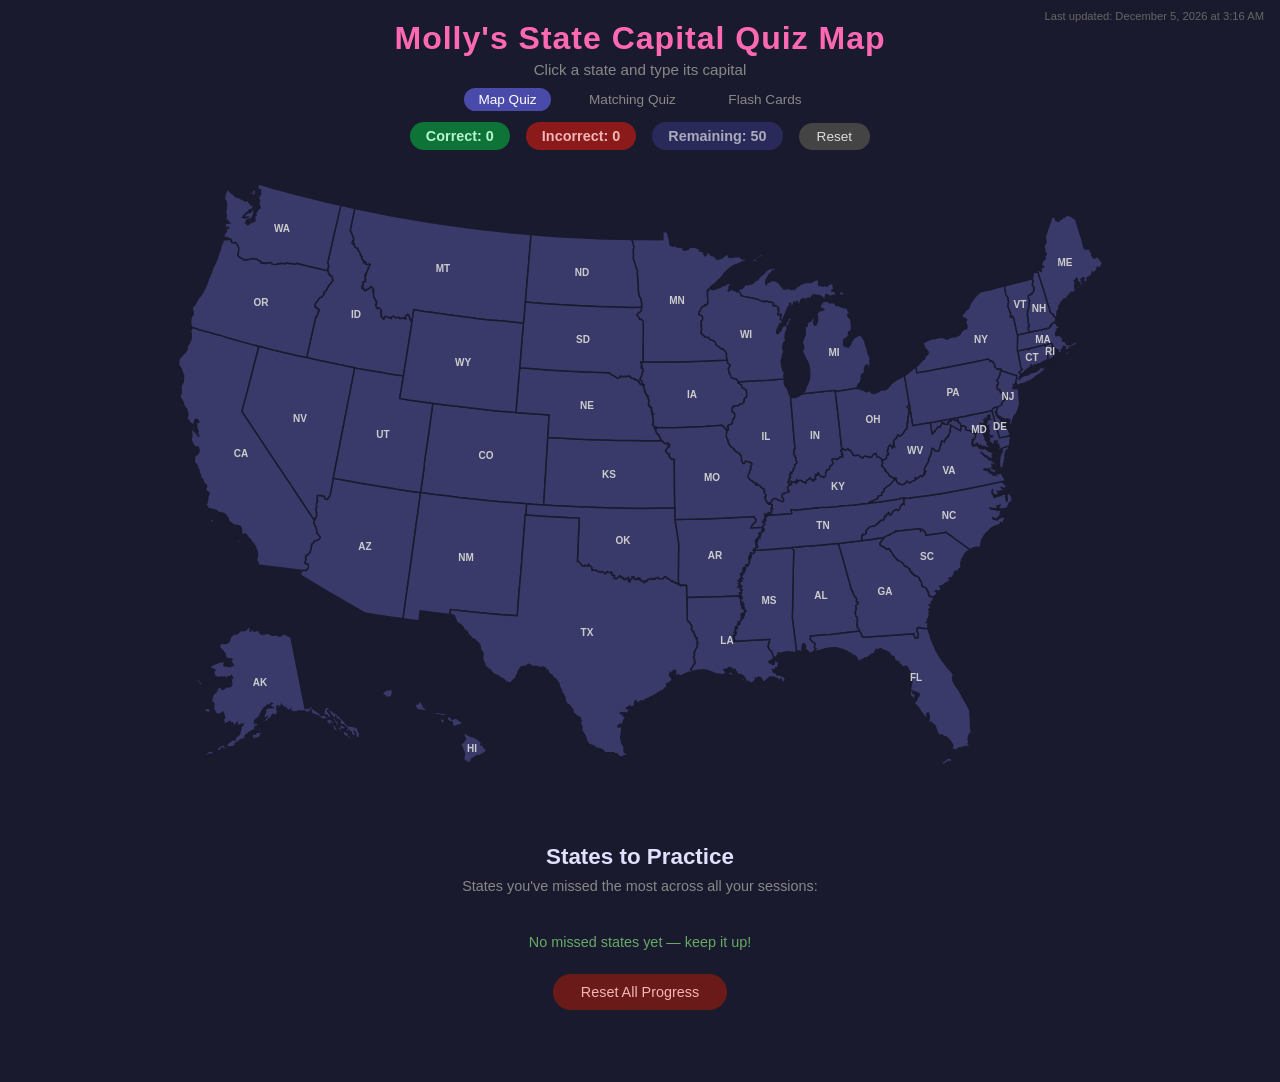
<file: index.html>
<!DOCTYPE html>
<html lang="en">
<head>
  <meta charset="UTF-8">
  <meta name="viewport" content="width=device-width, initial-scale=1.0">
  <title>Molly's State Capital Quiz Map</title>
  <meta name="description" content="Interactive US state capitals quiz with map">
  <link rel="stylesheet" href="styles.css">
</head>
<body>
  <header>
    <span id="last-updated"></span>
    <h1>Molly's State Capital Quiz Map</h1>
    <p class="subtitle">Click a state and type its capital</p>
    <nav id="page-nav">
      <a href="index.html" class="active">Map Quiz</a>
      <a href="match.html">Matching Quiz</a>
      <a href="flash.html">Flash Cards</a>
    </nav>
    <div id="scoreboard">
      <span id="correct-count" class="score correct">Correct: 0</span>
      <span id="incorrect-count" class="score incorrect">Incorrect: 0</span>
      <span id="remaining-count" class="score remaining">Remaining: 50</span>
      <button id="reset-btn">Reset</button>
    </div>
  </header>

  <main>
    <div id="map-container">
      <svg id="us-map" viewBox="0 0 960 600" xmlns="http://www.w3.org/2000/svg"></svg>
    </div>

    <div id="modal-overlay" class="hidden">
      <div id="modal">
        <h2 id="modal-state-name"></h2>
        <form id="capital-form">
          <label for="capital-input">Enter the capital:</label>
          <input type="text" id="capital-input" autocomplete="off" autofocus placeholder="Type capital here...">
          <div id="modal-buttons">
            <button type="submit" id="submit-btn">Submit</button>
            <button type="button" id="cancel-btn">Cancel</button>
          </div>
        </form>
        <p id="modal-feedback" class="hidden"></p>
      </div>
    </div>
  </main>

  <div id="completion-banner" class="hidden">
    <h2>Quiz Complete!</h2>
    <p id="completion-message"></p>
    <button id="completion-reset-btn">Play Again</button>
  </div>

  <section id="summary-section">
    <h2>States to Practice</h2>
    <p id="summary-description">States you've missed the most across all your sessions:</p>
    <ul id="summary-list"></ul>
    <p id="summary-empty" class="hidden">No missed states yet — keep it up!</p>
    <button id="master-reset-btn">Reset All Progress</button>
  </section>

  <footer></footer>

  <script src="states-data.js"></script>
  <script src="states-paths.js"></script>
  <script src="app.js"></script>
</body>
</html>
</file>
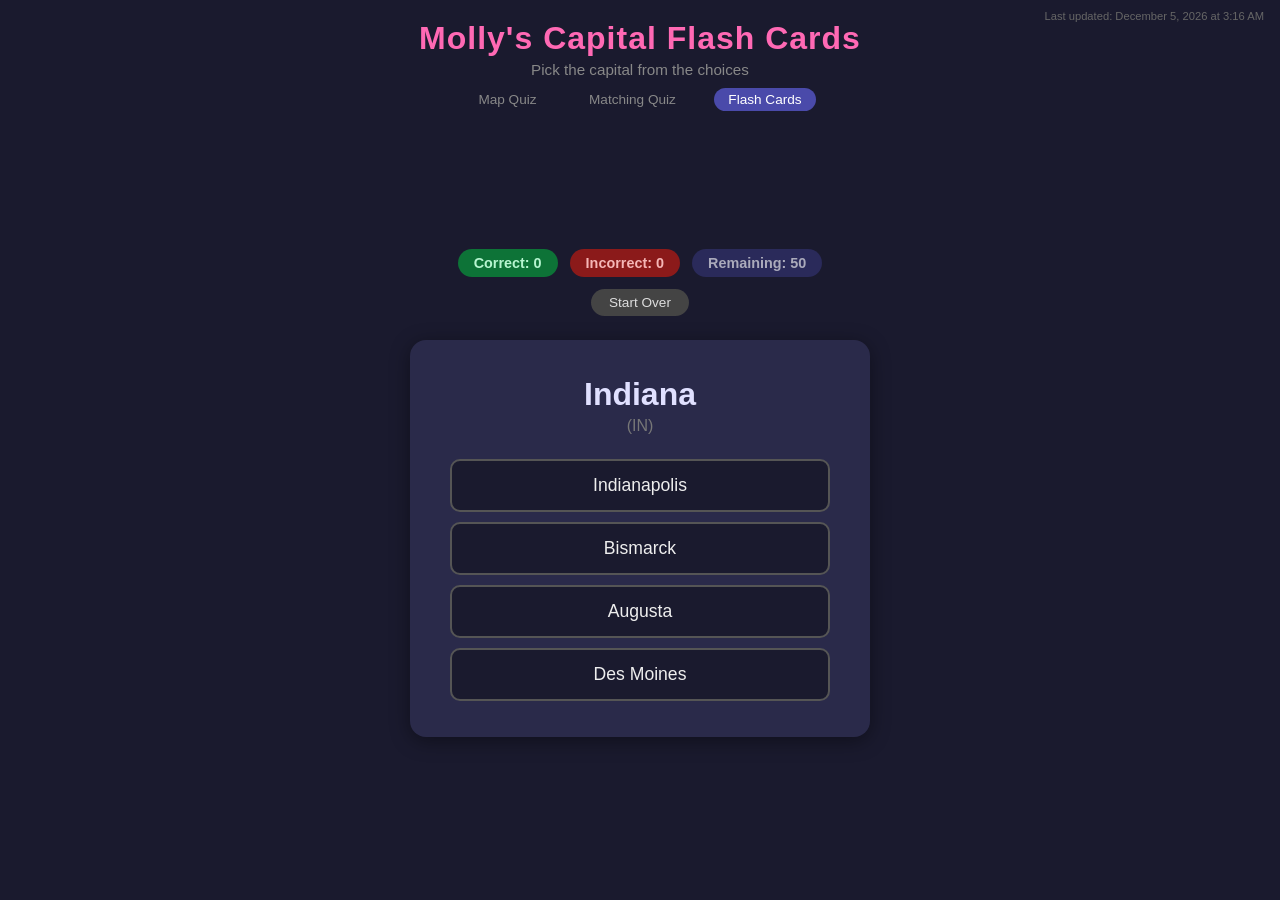
<file: flash.html>
<!DOCTYPE html>
<html lang="en">
<head>
  <meta charset="UTF-8">
  <meta name="viewport" content="width=device-width, initial-scale=1.0">
  <title>Molly's Capital Flash Cards</title>
  <meta name="description" content="Flash card quiz for US state capitals">
  <link rel="stylesheet" href="styles.css">
  <link rel="stylesheet" href="flash.css">
</head>
<body>
  <header>
    <span id="last-updated"></span>
    <h1>Molly's Capital Flash Cards</h1>
    <p class="subtitle">Pick the capital from the choices</p>
    <nav id="page-nav">
      <a href="index.html">Map Quiz</a>
      <a href="match.html">Matching Quiz</a>
      <a href="flash.html" class="active">Flash Cards</a>
    </nav>
  </header>

  <main id="flash-main">
    <div id="flash-scoreboard">
      <span id="flash-correct" class="score correct">Correct: 0</span>
      <span id="flash-incorrect" class="score incorrect">Incorrect: 0</span>
      <span id="flash-remaining" class="score remaining">Remaining: 50</span>
      <button id="flash-startover">Start Over</button>
    </div>

    <div id="flash-card">
      <h2 id="flash-state-name"></h2>
      <p id="flash-state-abbr"></p>
      <div id="flash-options"></div>
      <p id="flash-feedback" class="hidden"></p>
      <button id="flash-next" class="hidden">Next</button>
    </div>

    <div id="flash-complete" class="hidden">
      <h2>All Done!</h2>
      <p id="flash-final-score"></p>
      <button id="flash-restart">Play Again</button>
    </div>
  </main>

  <footer></footer>

  <script src="states-data.js"></script>
  <script src="cities-data.js"></script>
  <script src="flash.js"></script>
</body>
</html>
</file>
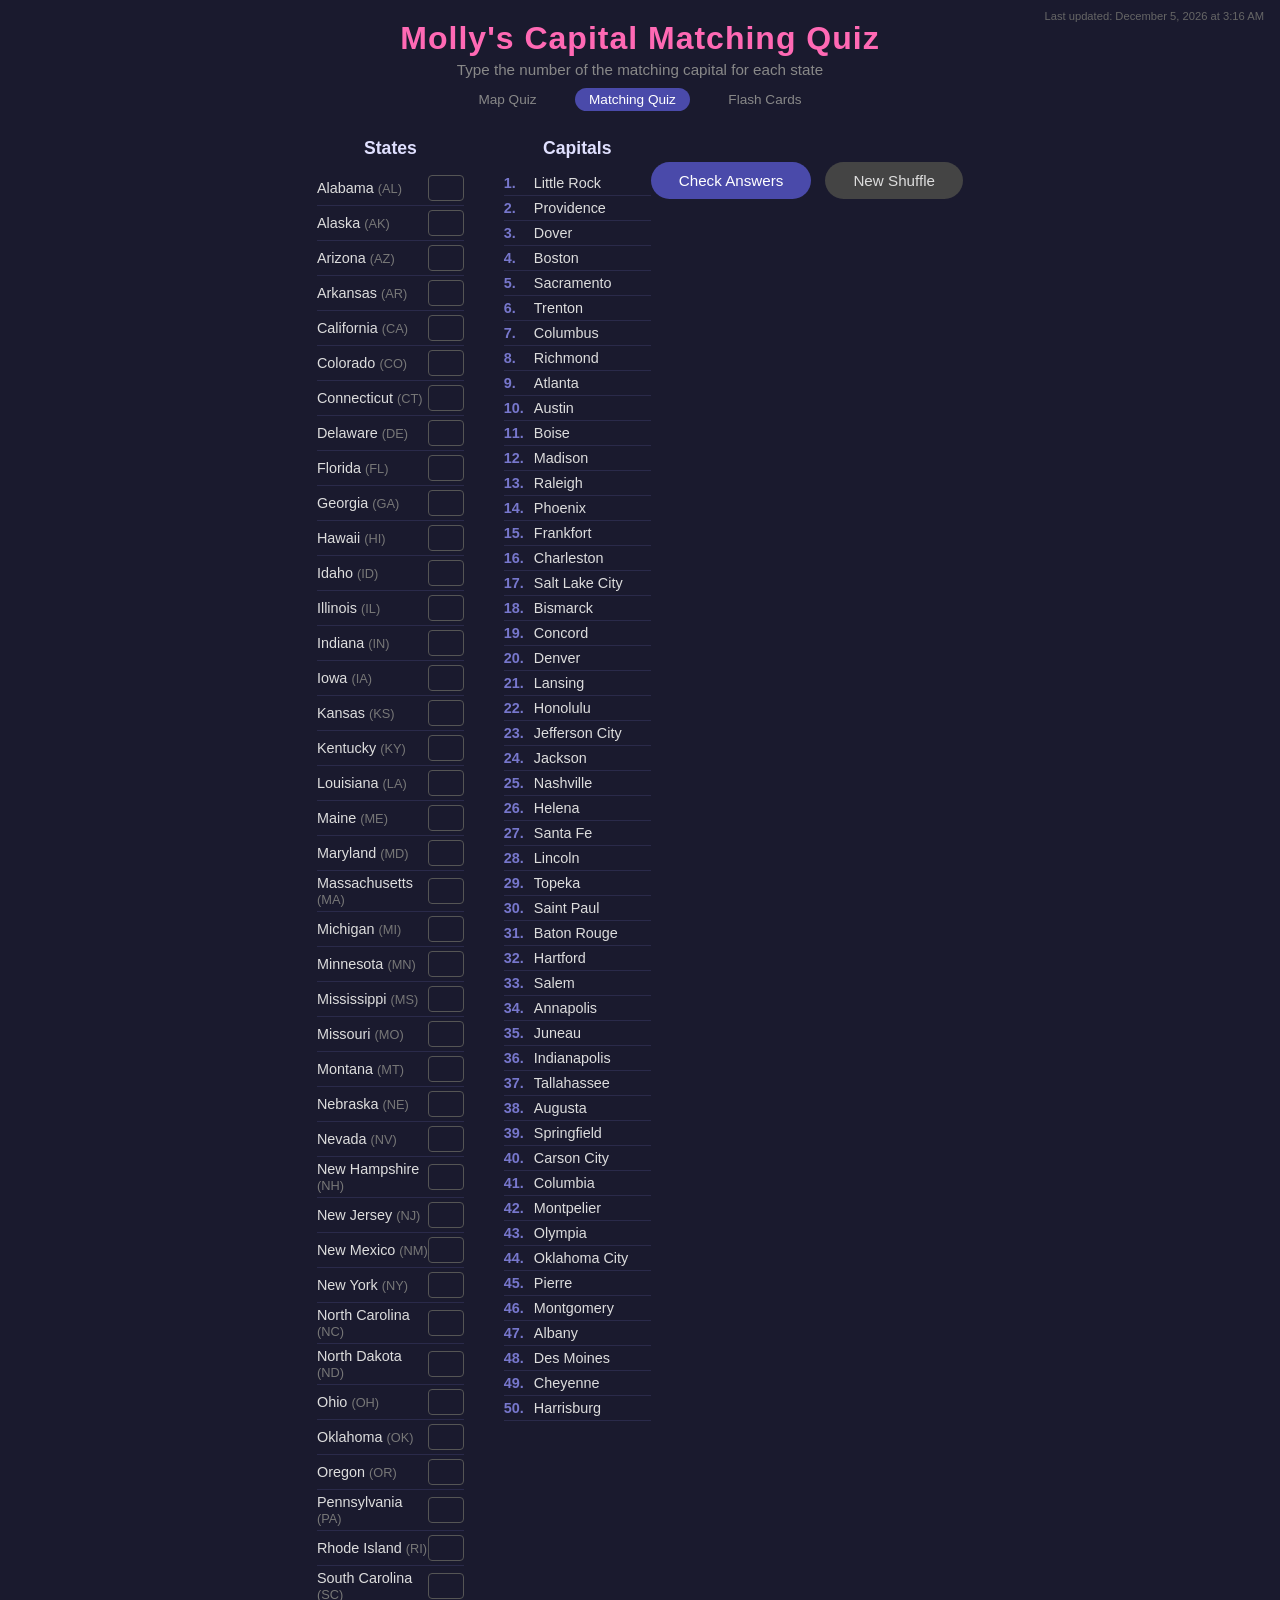
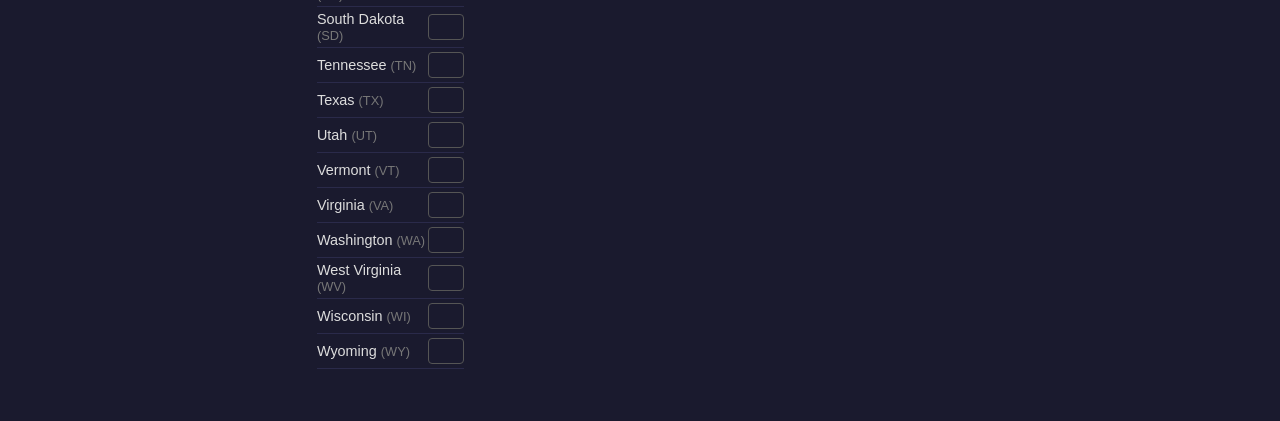
<file: match.html>
<!DOCTYPE html>
<html lang="en">
<head>
  <meta charset="UTF-8">
  <meta name="viewport" content="width=device-width, initial-scale=1.0">
  <title>Molly's Capital Matching Quiz</title>
  <meta name="description" content="Match US state capitals to their states">
  <link rel="stylesheet" href="styles.css">
  <link rel="stylesheet" href="match.css">
</head>
<body>
  <header>
    <span id="last-updated"></span>
    <h1>Molly's Capital Matching Quiz</h1>
    <p class="subtitle">Type the number of the matching capital for each state</p>
    <nav id="page-nav">
      <a href="index.html">Map Quiz</a>
      <a href="match.html" class="active">Matching Quiz</a>
      <a href="flash.html">Flash Cards</a>
    </nav>
  </header>

  <main id="match-main">
    <div id="match-container">
      <div id="states-column">
        <h3>States</h3>
        <ol id="states-list"></ol>
      </div>
      <div id="capitals-column">
        <h3>Capitals</h3>
        <ol id="capitals-list"></ol>
      </div>
    </div>

    <div id="match-controls">
      <button id="check-btn">Check Answers</button>
      <button id="shuffle-btn">New Shuffle</button>
      <span id="match-score" class="hidden"></span>
    </div>
  </main>

  <footer></footer>

  <script src="states-data.js"></script>
  <script src="match.js"></script>
</body>
</html>
</file>
<file: styles.css>
* {
  margin: 0;
  padding: 0;
  box-sizing: border-box;
}

body {
  font-family: 'Segoe UI', Tahoma, Geneva, Verdana, sans-serif;
  background: #1a1a2e;
  color: #eee;
  min-height: 100vh;
  display: flex;
  flex-direction: column;
  align-items: center;
}

header {
  text-align: center;
  padding: 20px 20px 10px;
  width: 100%;
  position: relative;
}

#last-updated {
  position: absolute;
  top: 10px;
  right: 16px;
  font-size: 0.7rem;
  color: #666;
}

header h1 {
  font-size: 2rem;
  color: #ff69b4;
  letter-spacing: 1px;
}

.subtitle {
  color: #888;
  margin-top: 4px;
  font-size: 0.95rem;
}

#page-nav {
  margin-top: 12px;
}

#page-nav a {
  color: #888;
  text-decoration: none;
  margin: 0 10px;
  padding: 4px 14px;
  border-radius: 16px;
  font-size: 0.85rem;
  transition: background 0.2s, color 0.2s;
}

#page-nav a:hover {
  background: #3a3a6a;
  color: #e0e0ff;
}

#page-nav a.active {
  background: #4a4aaa;
  color: #fff;
}

#scoreboard {
  display: flex;
  justify-content: center;
  align-items: center;
  gap: 16px;
  margin-top: 14px;
  flex-wrap: wrap;
}

.score {
  padding: 6px 16px;
  border-radius: 20px;
  font-weight: 600;
  font-size: 0.9rem;
}

.score.correct {
  background: #0d7337;
  color: #b6f5d0;
}

.score.incorrect {
  background: #8b1a1a;
  color: #f5b6b6;
}

.score.remaining {
  background: #2a2a5a;
  color: #aab;
}

#reset-btn,
#completion-reset-btn {
  padding: 6px 18px;
  border: none;
  border-radius: 20px;
  background: #444;
  color: #ddd;
  font-size: 0.85rem;
  cursor: pointer;
  transition: background 0.2s;
}

#reset-btn:hover,
#completion-reset-btn:hover {
  background: #666;
}

main {
  flex: 1;
  display: flex;
  justify-content: center;
  align-items: flex-start;
  width: 100%;
  padding: 10px 20px 40px;
}

#map-container {
  width: 100%;
  max-width: 960px;
}

#us-map {
  width: 100%;
  height: auto;
}

/* State path styling */
#us-map path {
  fill: #3a3a6a;
  stroke: #1a1a2e;
  stroke-width: 1.5;
  cursor: pointer;
  transition: fill 0.2s, transform 0.1s;
}

#us-map path:hover {
  fill: #5555aa;
  filter: brightness(1.2);
}

#us-map path.correct {
  fill: #1b8a4a;
}

#us-map path.correct:hover {
  fill: #22a85c;
}

#us-map path.incorrect {
  fill: #b83030;
}

#us-map path.incorrect:hover {
  fill: #d44040;
}

#us-map path.answered {
  cursor: default;
}

/* State labels */
#us-map text {
  fill: #ccc;
  font-size: 10px;
  font-family: 'Segoe UI', Tahoma, Geneva, Verdana, sans-serif;
  font-weight: 600;
  pointer-events: none;
  text-anchor: middle;
  dominant-baseline: central;
}

/* Modal */
#modal-overlay {
  position: fixed;
  top: 0;
  left: 0;
  width: 100%;
  height: 100%;
  background: rgba(0, 0, 0, 0.6);
  display: flex;
  justify-content: center;
  align-items: center;
  z-index: 100;
}

#modal-overlay.hidden {
  display: none;
}

#modal {
  background: #2a2a4a;
  border-radius: 12px;
  padding: 30px 36px;
  min-width: 320px;
  max-width: 420px;
  box-shadow: 0 8px 40px rgba(0, 0, 0, 0.5);
  text-align: center;
}

#modal h2 {
  font-size: 1.5rem;
  color: #e0e0ff;
  margin-bottom: 18px;
}

#capital-form label {
  display: block;
  margin-bottom: 8px;
  color: #aaa;
  font-size: 0.9rem;
}

#capital-input {
  width: 100%;
  padding: 10px 14px;
  border: 2px solid #555;
  border-radius: 8px;
  background: #1a1a2e;
  color: #eee;
  font-size: 1.1rem;
  outline: none;
  transition: border-color 0.2s;
}

#capital-input:focus {
  border-color: #7777cc;
}

#modal-buttons {
  display: flex;
  gap: 10px;
  margin-top: 14px;
  justify-content: center;
}

#submit-btn,
#cancel-btn {
  padding: 8px 24px;
  border: none;
  border-radius: 8px;
  font-size: 0.95rem;
  cursor: pointer;
  transition: background 0.2s;
}

#submit-btn {
  background: #4a4aaa;
  color: #fff;
}

#submit-btn:hover {
  background: #5c5cc0;
}

#cancel-btn {
  background: #555;
  color: #ccc;
}

#cancel-btn:hover {
  background: #777;
}

#modal-feedback {
  margin-top: 14px;
  padding: 8px 12px;
  border-radius: 8px;
  font-weight: 600;
  font-size: 0.95rem;
}

#modal-feedback.hidden {
  display: none;
}

#modal-feedback.correct {
  background: #0d7337;
  color: #b6f5d0;
}

#modal-feedback.incorrect {
  background: #8b1a1a;
  color: #f5b6b6;
}

/* Completion banner */
#completion-banner {
  position: fixed;
  top: 50%;
  left: 50%;
  transform: translate(-50%, -50%);
  background: #2a2a4a;
  border: 2px solid #5555aa;
  border-radius: 16px;
  padding: 40px 50px;
  text-align: center;
  z-index: 200;
  box-shadow: 0 10px 50px rgba(0, 0, 0, 0.6);
}

#completion-banner.hidden {
  display: none;
}

#completion-banner h2 {
  font-size: 1.8rem;
  color: #e0e0ff;
  margin-bottom: 10px;
}

#completion-banner p {
  color: #aaa;
  margin-bottom: 20px;
  font-size: 1.1rem;
}

#completion-reset-btn {
  font-size: 1rem;
  padding: 10px 28px;
}

/* Summary section */
#summary-section {
  width: 100%;
  max-width: 960px;
  margin: 0 auto;
  padding: 30px 20px 40px;
  text-align: center;
}

#summary-section h2 {
  font-size: 1.4rem;
  color: #e0e0ff;
  margin-bottom: 8px;
}

#summary-description {
  color: #888;
  font-size: 0.9rem;
  margin-bottom: 16px;
}

#summary-list {
  list-style: none;
  display: flex;
  flex-wrap: wrap;
  justify-content: center;
  gap: 10px;
  margin-bottom: 24px;
}

#summary-list li {
  background: #8b1a1a;
  color: #f5b6b6;
  padding: 6px 14px;
  border-radius: 20px;
  font-size: 0.85rem;
  font-weight: 600;
}

#summary-list li .miss-count {
  opacity: 0.7;
  margin-left: 4px;
}

#summary-empty {
  color: #6a6;
  font-size: 0.9rem;
  margin-bottom: 24px;
}

#summary-empty.hidden {
  display: none;
}

#master-reset-btn {
  padding: 10px 28px;
  border: none;
  border-radius: 20px;
  background: #6b1a1a;
  color: #f5b6b6;
  font-size: 0.9rem;
  cursor: pointer;
  transition: background 0.2s;
}

#master-reset-btn:hover {
  background: #8b2a2a;
}

footer {
  padding: 12px 20px 20px;
  text-align: center;
  color: #555;
  font-size: 0.75rem;
}
</file>
<file: flash.css>
#flash-main {
  width: 100%;
  max-width: 500px;
  padding: 20px;
  display: flex;
  flex-direction: column;
  align-items: center;
}

#flash-scoreboard {
  display: flex;
  gap: 12px;
  margin-bottom: 24px;
  flex-wrap: wrap;
  justify-content: center;
  align-items: center;
}

#flash-startover {
  padding: 6px 18px;
  border: none;
  border-radius: 20px;
  background: #444;
  color: #ddd;
  font-size: 0.85rem;
  cursor: pointer;
  transition: background 0.2s;
}

#flash-startover:hover {
  background: #666;
}

#flash-card {
  background: #2a2a4a;
  border-radius: 16px;
  padding: 36px 40px;
  text-align: center;
  width: 100%;
  box-shadow: 0 4px 20px rgba(0, 0, 0, 0.4);
}

#flash-card.hidden {
  display: none;
}

#flash-state-name {
  font-size: 2rem;
  color: #e0e0ff;
  margin-bottom: 4px;
}

#flash-state-abbr {
  color: #777;
  font-size: 1rem;
  margin-bottom: 24px;
}

#flash-options {
  display: flex;
  flex-direction: column;
  gap: 10px;
}

.option-btn {
  padding: 14px 20px;
  border: 2px solid #555;
  border-radius: 10px;
  background: #1a1a2e;
  color: #eee;
  font-size: 1.1rem;
  cursor: pointer;
  transition: border-color 0.2s, background 0.2s;
}

.option-btn:hover:not(:disabled) {
  border-color: #7777cc;
  background: #2a2a5a;
}

.option-btn:disabled {
  cursor: default;
}

.option-btn.correct {
  border-color: #1b8a4a;
  background: #0d3720;
  color: #b6f5d0;
}

.option-btn.incorrect {
  border-color: #b83030;
  background: #3d1111;
  color: #f5b6b6;
}

#flash-feedback {
  margin-top: 18px;
  padding: 10px 14px;
  border-radius: 8px;
  font-weight: 600;
  font-size: 0.95rem;
}

#flash-feedback.hidden {
  display: none;
}

#flash-feedback.correct {
  background: #0d7337;
  color: #b6f5d0;
}

#flash-feedback.incorrect {
  background: #8b1a1a;
  color: #f5b6b6;
}

#flash-next {
  margin-top: 18px;
  padding: 10px 32px;
  border: none;
  border-radius: 20px;
  background: #4a4aaa;
  color: #fff;
  font-size: 1rem;
  cursor: pointer;
  transition: background 0.2s;
}

#flash-next:hover {
  background: #5c5cc0;
}

#flash-next.hidden {
  display: none;
}

#flash-complete {
  background: #2a2a4a;
  border: 2px solid #5555aa;
  border-radius: 16px;
  padding: 40px 50px;
  text-align: center;
  box-shadow: 0 4px 20px rgba(0, 0, 0, 0.4);
}

#flash-complete.hidden {
  display: none;
}

#flash-complete h2 {
  font-size: 1.8rem;
  color: #e0e0ff;
  margin-bottom: 10px;
}

#flash-final-score {
  color: #aaa;
  margin-bottom: 20px;
  font-size: 1.1rem;
}

#flash-restart {
  padding: 10px 28px;
  border: none;
  border-radius: 20px;
  background: #4a4aaa;
  color: #fff;
  font-size: 1rem;
  cursor: pointer;
  transition: background 0.2s;
}

#flash-restart:hover {
  background: #5c5cc0;
}
</file>
<file: match.css>
#match-main {
  width: 100%;
  max-width: 900px;
  padding: 20px;
}

#match-container {
  display: flex;
  gap: 40px;
  justify-content: center;
  align-items: flex-start;
}

#states-column,
#capitals-column {
  flex: 1;
  max-width: 400px;
}

#states-column h3,
#capitals-column h3 {
  text-align: center;
  color: #e0e0ff;
  margin-bottom: 12px;
  font-size: 1.1rem;
}

#states-list,
#capitals-list {
  list-style: none;
}

#states-list li,
#capitals-list li {
  display: flex;
  align-items: center;
  padding: 4px 0;
  font-size: 0.9rem;
  border-bottom: 1px solid #2a2a4a;
}

#states-list li {
  justify-content: space-between;
}

.state-name {
  color: #ddd;
}

.state-abbr {
  color: #777;
  font-size: 0.8rem;
}

.match-input {
  width: 36px;
  padding: 4px 6px;
  border: 1px solid #555;
  border-radius: 4px;
  background: #1a1a2e;
  color: #eee;
  font-size: 0.9rem;
  text-align: center;
  outline: none;
  transition: border-color 0.2s;
}

.match-input:focus {
  border-color: #7777cc;
}

.match-input.correct {
  border-color: #1b8a4a;
  background: #0d3720;
  color: #b6f5d0;
}

.match-input.incorrect {
  border-color: #b83030;
  background: #3d1111;
  color: #f5b6b6;
}

.capital-number {
  color: #7777cc;
  font-weight: 700;
  min-width: 30px;
}

.capital-name {
  color: #ddd;
}

#match-controls {
  text-align: center;
  margin-top: 24px;
  display: flex;
  justify-content: center;
  align-items: center;
  gap: 14px;
  flex-wrap: wrap;
}

#check-btn,
#shuffle-btn {
  padding: 10px 28px;
  border: none;
  border-radius: 20px;
  font-size: 0.95rem;
  cursor: pointer;
  transition: background 0.2s;
}

#check-btn {
  background: #4a4aaa;
  color: #fff;
}

#check-btn:hover {
  background: #5c5cc0;
}

#shuffle-btn {
  background: #444;
  color: #ddd;
}

#shuffle-btn:hover {
  background: #666;
}

#match-score {
  font-weight: 600;
  font-size: 1rem;
  color: #e0e0ff;
}

#match-score.hidden {
  display: none;
}

@media (max-width: 700px) {
  #match-container {
    flex-direction: column;
    gap: 20px;
  }

  #states-column,
  #capitals-column {
    max-width: 100%;
  }
}
</file>
